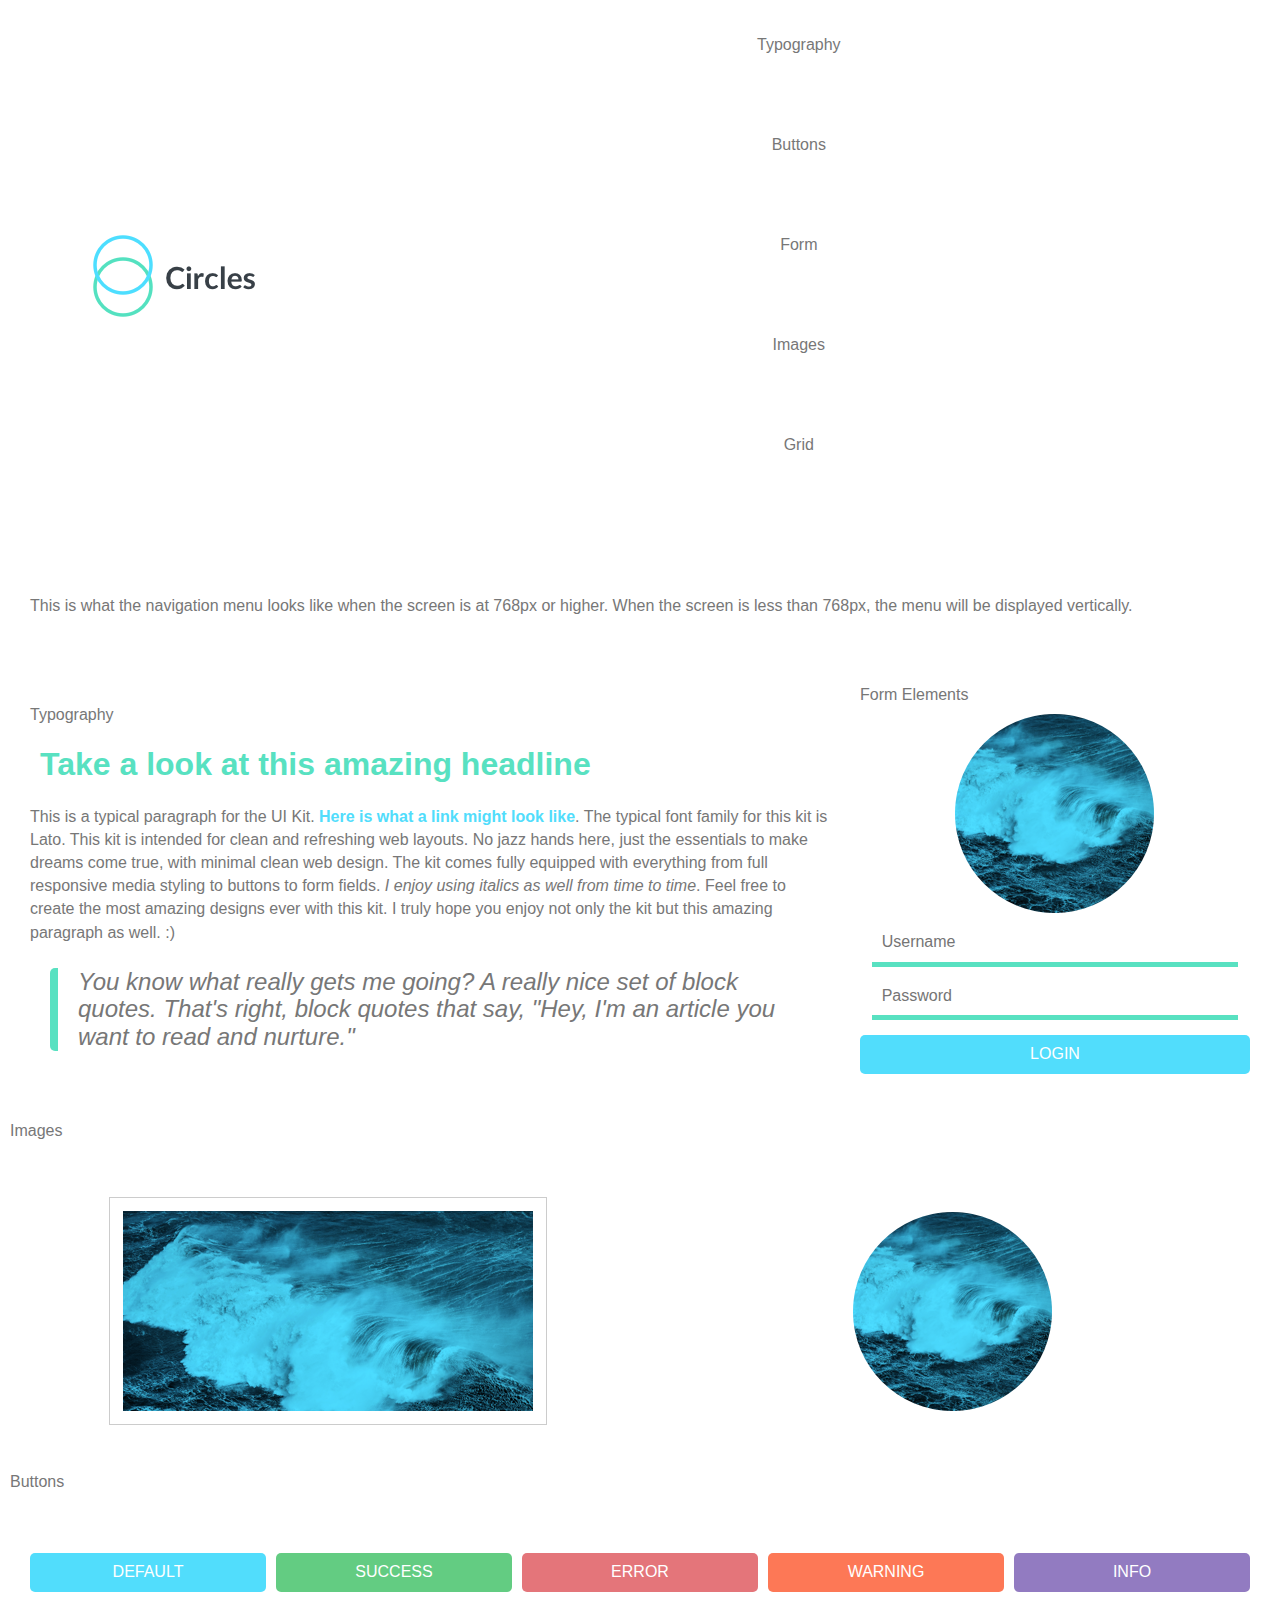
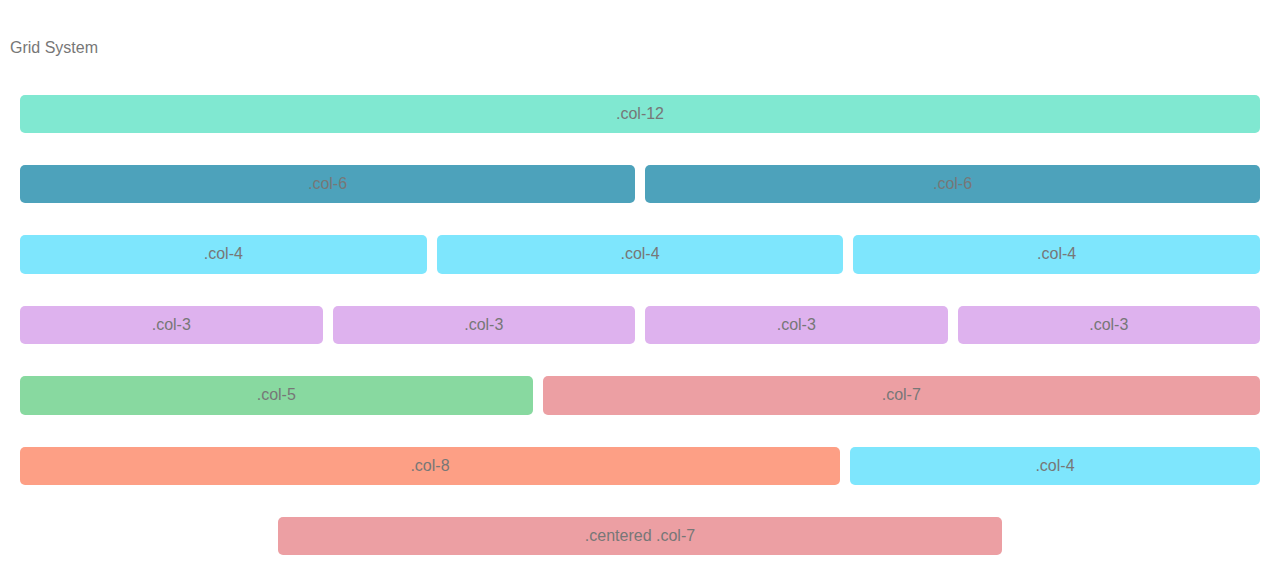
<file: index.html>
<!doctype html>
<html lang="en">

<head>
    <meta charset="utf-8">
    <title>Circles UI Kit</title>
    <meta name="viewport" content="width=device-width, initial-scale=1">
    <link rel="stylesheet" href="./resources/css/style.css">
</head>

<body class="container">
    <header class="row">
        <div class="col-3">
            <a class="link" href="/">
                <img class="img-logo" alt="circles logo" src="./images/logo.png">
            </a>
        </div>
        <div class="col-9">
            <nav class="nav">
                <a class="nav-link" href="#type">Typography</a>
                <a class="nav-link" href="#buttons">Buttons</a>
                <a class="nav-link" href="#forms">Form</a>
                <a class="nav-link" href="#images">Images</a>
                <a class="nav-link" href="#grid">Grid</a>
            </nav>
        </div>
    </header>

    <div class="row">
        <div class="col-12">
            <div class="card">
                <p>This is what the navigation menu looks like when the screen is at 768px or higher. When the screen is
                    less
                    than 768px,
                    the menu will be displayed vertically.</p>
            </div>
        </div>
    </div>

    <div class="row">
        <div class="col-8">
            <div class="card">
                <h4 id="type" class="headline-secondary">Typography</h4>
                <h1 class="headline-primary">Take a look at this amazing headline</h1>
                <p>This is a typical paragraph for the UI Kit. <a href="#" class="link">Here is what a link might look
                        like</a>.
                    The
                    typical font family for this kit is Lato. This kit is intended for clean and refreshing web layouts.
                    No jazz hands here, just the essentials to make dreams come true, with minimal clean web design. The
                    kit comes
                    fully equipped with everything from full responsive media styling to buttons to form fields. <em>I
                        enjoy using
                        italics as well from time to time</em>.
                    Feel free to create the most amazing designs ever with this kit. I truly hope you enjoy not only the
                    kit but
                    this
                    amazing paragraph as well. :)</p>
                <blockquote class="blockquote">You know what really gets me going? A really nice set of block quotes.
                    That's
                    right, block quotes that say, "Hey,
                    I'm an article you want to read and nurture."</blockquote>
            </div>
        </div>
        <div class="col-4">
            <form class="form">
                <legend id="forms" class="headline-secondary">Form Elements</legend>
                <img class="img-avatar" src="./images/avatar.png" alt="Avatar">
                <label class="hidden" for="username">Username:</label>
                <input class="input" type="text" id="username" placeholder="Username">
                <label class="hidden" for="password">Password:</label>
                <input class="input" type="password" id="password" placeholder="Password">
                <button class="btn default" type="submit" value="Login">Login</button>
            </form>
        </div>
    </div>

    <h4 id="images" class="headline-secondary">Images</h4>

    <div class="row">
        <div class="col-6">
            <img class="img-frame" src="./images/image.png" alt="sample image">
        </div>
        <div class="col-6">
            <img class="img-avatar" src="./images/avatar.png" alt="Avatar">
        </div>
    </div>

    <h4 id="buttons" class="headline-secondary">Buttons</h4>

    <div class="row">
        <div class="col-12">
            <button class="btn default">default</button>
            <button class="btn success">success</button>
            <button class="btn error">error</button>
            <button class="btn warning">warning</button>
            <button class="btn info">info</button>
        </div>
    </div>

    <h4 id="grid" class="headline-secondary">Grid System</h4>

    <div class="row">
        <div class="col-12 theme">.col-12</div>
    </div>
    <div class="row">
        <div class="col-6 theme">.col-6</div>
        <div class="col-6 theme">.col-6</div>
    </div>
    <div class="row">
        <div class="col-4 theme">.col-4</div>
        <div class="col-4 theme">.col-4</div>
        <div class="col-4 theme">.col-4</div>
    </div>
    <div class="row">
        <div class="col-3 theme">.col-3</div>
        <div class="col-3 theme">.col-3</div>
        <div class="col-3 theme">.col-3</div>
        <div class="col-3 theme">.col-3</div>
    </div>
    <div class="row">
        <div class="col-5 theme">.col-5</div>
        <div class="col-7 theme">.col-7</div>
    </div>
    <div class="row">
        <div class="col-8 theme">.col-8</div>
        <div class="col-4 theme">.col-4</div>
    </div>
    <div class="row">
        <div class="col-7 theme centered">.centered .col-7</div>
    </div>

</body>

</html>
</file>
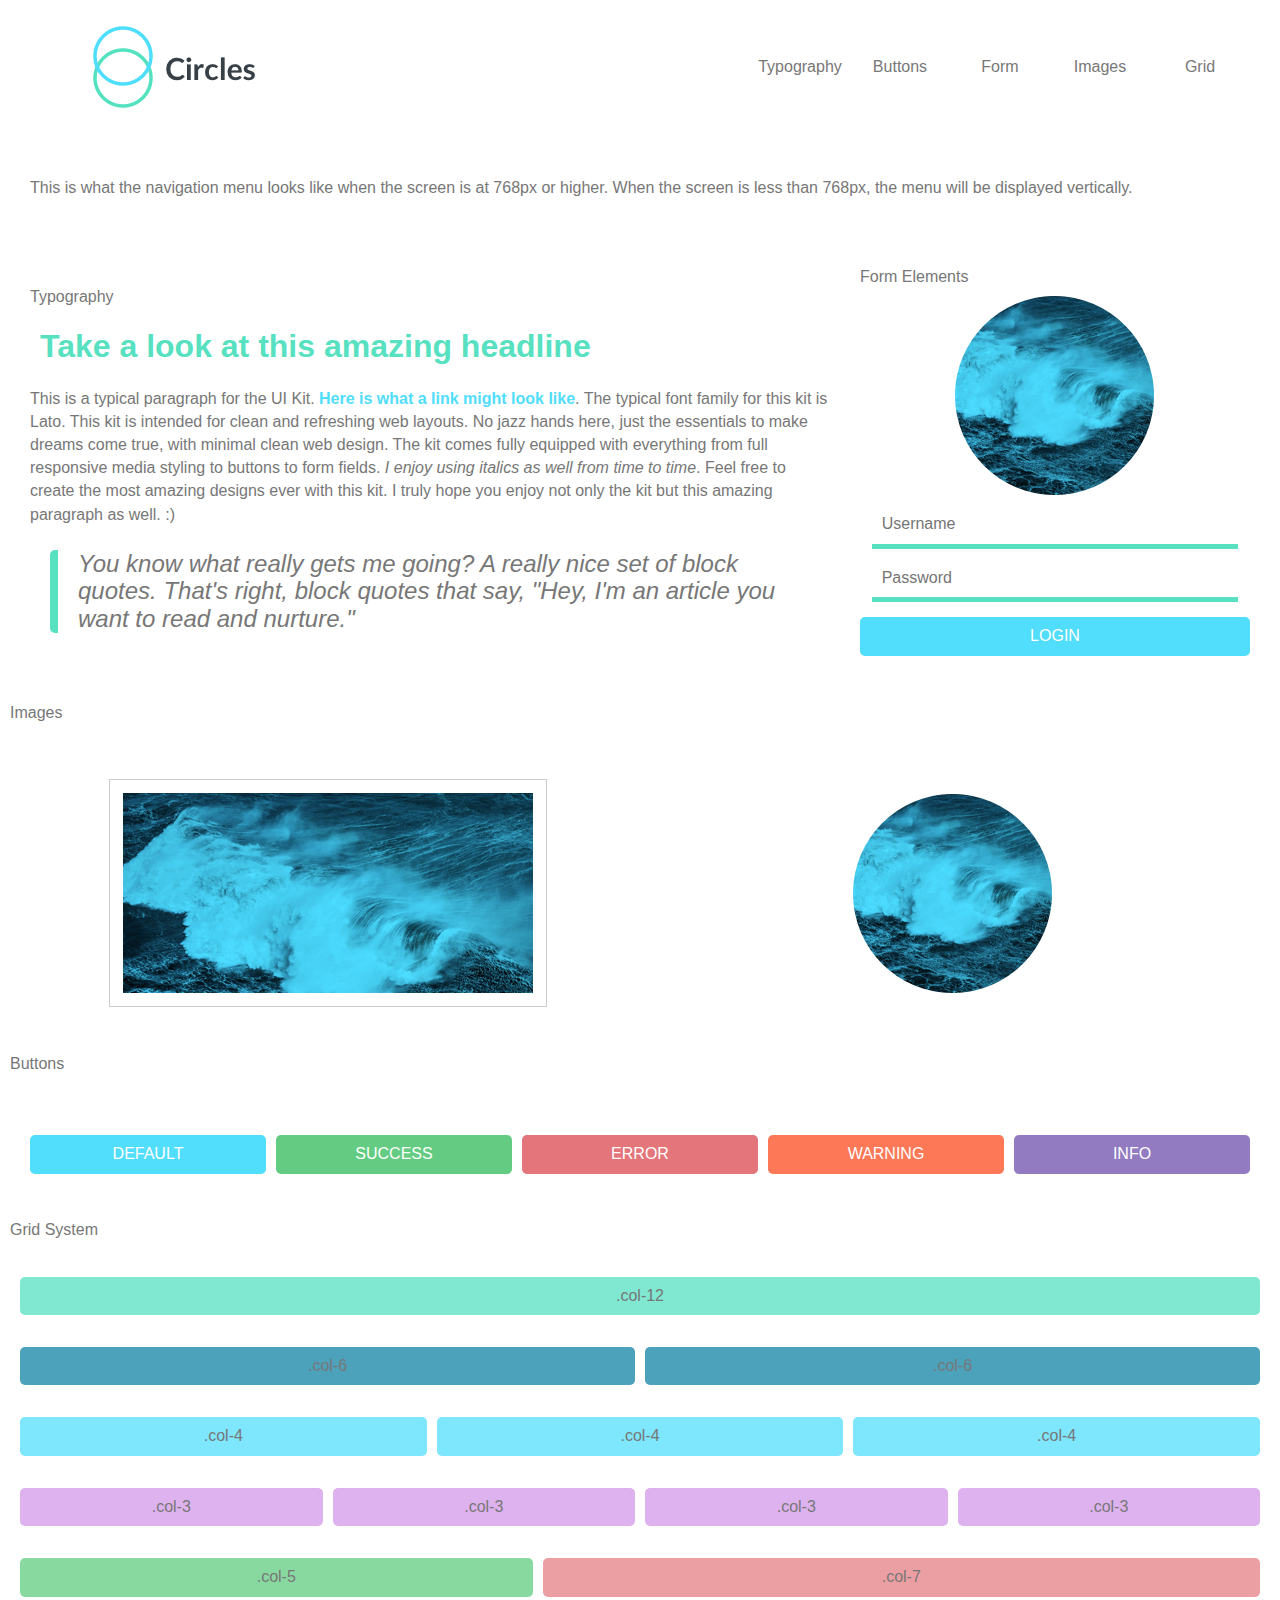
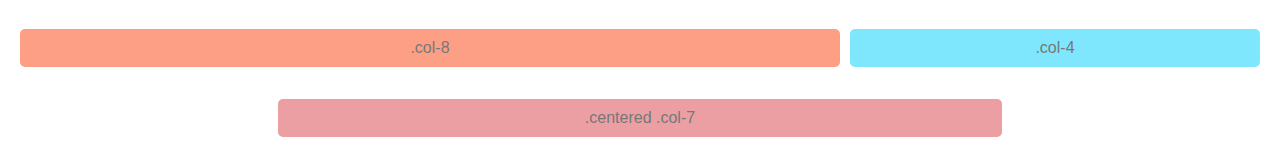
<file: resources/index.html>
<!doctype html>
<html lang="en">

<head>
    <meta charset="utf-8">
    <title>Circles UI Kit</title>
    <meta name="viewport" content="width=device-width, initial-scale=1">
    <link rel="stylesheet" href="css/normalize.css">
    <link rel="stylesheet" href="css/styles.css">
</head>

<body class="container">
    <header class="row">
        <div class="col-3">
            <a class="link" href="/">
                <img class="img-logo" alt="circles logo" src="../images/logo.png">
            </a>
        </div>
        <div class="col-9">
            <nav class="nav">
                <a class="nav-link" href="#type">Typography</a>
                <a class="nav-link" href="#buttons">Buttons</a>
                <a class="nav-link" href="#forms">Form</a>
                <a class="nav-link" href="#images">Images</a>
                <a class="nav-link" href="#grid">Grid</a>
            </nav>
        </div>
    </header>

    <div class="row">
        <div class="col-12">
            <div class="card">
                <p>This is what the navigation menu looks like when the screen is at 768px or higher. When the screen is
                    less
                    than 768px,
                    the menu will be displayed vertically.</p>
            </div>
        </div>
    </div>

    <div class="row">
        <div class="col-8">
            <div class="card">
                <h4 id="type" class="headline-secondary">Typography</h4>
                <h1 class="headline-primary">Take a look at this amazing headline</h1>
                <p>This is a typical paragraph for the UI Kit. <a href="#" class="link">Here is what a link might look
                        like</a>.
                    The
                    typical font family for this kit is Lato. This kit is intended for clean and refreshing web layouts.
                    No jazz hands here, just the essentials to make dreams come true, with minimal clean web design. The
                    kit comes
                    fully equipped with everything from full responsive media styling to buttons to form fields. <em>I
                        enjoy using
                        italics as well from time to time</em>.
                    Feel free to create the most amazing designs ever with this kit. I truly hope you enjoy not only the
                    kit but
                    this
                    amazing paragraph as well. :)</p>
                <blockquote class="blockquote">You know what really gets me going? A really nice set of block quotes.
                    That's
                    right, block quotes that say, "Hey,
                    I'm an article you want to read and nurture."</blockquote>
            </div>
        </div>
        <div class="col-4">
            <form class="form">
                <legend id="forms" class="headline-secondary">Form Elements</legend>
                <img class="img-avatar" src="../images/avatar.png" alt="Avatar">
                <label class="hidden" for="username">Username:</label>
                <input class="input" type="text" id="username" placeholder="Username">
                <label class="hidden" for="password">Password:</label>
                <input class="input" type="password" id="password" placeholder="Password">
                <button class="btn default" type="submit" value="Login">Login</button>
            </form>
        </div>
    </div>

    <h4 id="images" class="headline-secondary">Images</h4>

    <div class="row">
        <div class="col-6">
            <img class="img-frame" src="../images/image.png" alt="sample image">
        </div>
        <div class="col-6">
            <img class="img-avatar" src="../images/avatar.png" alt="Avatar">
        </div>
    </div>

    <h4 id="buttons" class="headline-secondary">Buttons</h4>

    <div class="row">
        <div class="col-12">
            <button class="btn default">default</button>
            <button class="btn success">success</button>
            <button class="btn error">error</button>
            <button class="btn warning">warning</button>
            <button class="btn info">info</button>
        </div>
    </div>

    <h4 id="grid" class="headline-secondary">Grid System</h4>

    <div class="row">
        <div class="col-12 theme">.col-12</div>
    </div>
    <div class="row">
        <div class="col-6 theme">.col-6</div>
        <div class="col-6 theme">.col-6</div>
    </div>
    <div class="row">
        <div class="col-4 theme">.col-4</div>
        <div class="col-4 theme">.col-4</div>
        <div class="col-4 theme">.col-4</div>
    </div>
    <div class="row">
        <div class="col-3 theme">.col-3</div>
        <div class="col-3 theme">.col-3</div>
        <div class="col-3 theme">.col-3</div>
        <div class="col-3 theme">.col-3</div>
    </div>
    <div class="row">
        <div class="col-5 theme">.col-5</div>
        <div class="col-7 theme">.col-7</div>
    </div>
    <div class="row">
        <div class="col-8 theme">.col-8</div>
        <div class="col-4 theme">.col-4</div>
    </div>
    <div class="row">
        <div class="col-7 theme centered">.centered .col-7</div>
    </div>

</body>

</html>
</file>
<file: resources/css/styles.css>
/* ============================================= */
/*              Base styles                      */
/* ============================================= */

* {
  font-family: 'Lato', sans-serif;
  color: #777;
  box-sizing: border-box;
}

p {
  line-height: 1.45em;
}

a {
  text-decoration: none;
}


/* ============================================= */
/*              Typography                       */
/* ============================================= */

.headline-primary {
  color: #58e1c1;
  margin-left: 10px;
}

.headline-secondary {
  font-weight: 300;
  color: #777;
}

.link {
  color: #51ddfc;
  font-weight: 700;
}

.blockquote {
  font-size: 1.5em;
  font-weight: 300;
  font-style: italic;
  margin-left: 20px;
  padding-left: 20px;
  border-left: 8px solid #58e1c1;
  border-radius: 5px;
}


/* ============================================= */
/*              Grid System                      */
/* ============================================= */

.container {
  padding: 0 10px;
}

.row {
  display: flex;
  flex-direction: column;
  padding: 1em 10px;
}

[class^=col] {
  margin-top: 10px;
  flex-basis: 100%;
  min-height: 25px;
  padding: 10px;
  border-radius: 5px;
}

.theme.col-1 {
  background-color: #927bc1;
}

.theme.col-2 {
  background-color: #fd7856;
}

.theme.col-3 {
  background-color: #deb2ee;
}

.theme.col-4 {
  background-color: #7ee6fd;
}

.theme.col-5 {
  background-color: #88d9a0;
}

.theme.col-6 {
  background-color: #4da2bb;
}

.theme.col-7 {
  background-color: #ec9fa3;
}

.theme.col-8 {
  background-color: #fd9f85;
}

.theme.col-9 {
  background-color: #e4757a;
}

.theme.col-10 {
  background-color: #63cc82;
}

.theme.col-11 {
  background-color: #51ddfc;
}

.theme.col-12 {
  background-color: #80e8d1;
}

.card {
  flex-basis: 100%;
}


/* ============================================= */
/*              Navigation                       */
/* ============================================= */

.nav {
  padding-left: 0;
  flex-basis: 100%;
  display: flex;
  flex-direction: column;
}

.nav-link {
  text-align: center;
  border-radius: 5px;
  padding: 10px 0;
  display: block;
  width: 100%;
  transition: 
    background-color .2s ease-in-out, 
    color .2s ease-in-out;
}

.nav-link:hover {
  color: #fff;
  background-color: #58e1c1;
}


/* ============================================= */
/*              Buttons                          */
/* ============================================= */

.btn {
  margin-top: 15px;
  width: 100%;
  color: #fff;
  border: none;
  padding: 10px 0;
  text-transform: uppercase;
  border-radius: 5px;
}

.default {
  background-color: #51ddfc;
}

.error {
  background-color: #e4757a;
}

.info {
  background-color: #927bc1;
}

.success {
  background-color: #63cc82;
}

.warning {
  background-color: #fd7856;
}


/* ============================================= */
/*              Forms                            */
/* ============================================= */

.form {
  flex-basis: 100%;
}

.input{
  display: block;
  width: 94%;
  margin: 10px auto 0;
  border: none;
  padding: 10px;
  border-bottom: 5px solid #58e1c1;
}

.hidden {
  position:absolute;
  left:-10000px;
  top:auto;
  width:1px;
  height:1px;
  overflow:hidden;
}


/* ============================================= */
/*              Images                           */
/* ============================================= */

.img-avatar {
  display: block;
  margin-left: auto;
  margin-right: auto;
  margin-top: 10px;
  max-width: 100%; 
  max-height: 100%;
}

.img-frame {
  display: block;
  margin-left: auto;
  margin-right: auto;
  margin-top: 10px;
  max-width: 100%;
  padding: 13px;
  border: 1px solid #ccc;
}

.img-logo {
  display: block;
  margin-left: auto;
  margin-right: auto;
}


/* ============================================= */
/*              Media Queries                    */
/* ============================================= */
@media (min-width: 768px) {

.container {
  max-width: 1400px;
  display: block;
  margin-left: auto;
  margin-right: auto;
}

.centered {
  display: block;
  margin-left: auto;
  margin-right: auto;
}

.row {
  flex-direction: row;
}

[class^=col] {
  display: flex;
  justify-content: center;
  margin-top: 0;
  align-items: center;
}

[class^=col] + [class^=col] {
  margin-left: 10px;
}

.col-1 {
  flex-basis: 8.33%;
}

.col-2 {
  flex-basis: 16.67%;
}

.col-3 {
  flex-basis: 25.00%;
}

.col-4 {
  flex-basis: 33.33%;
}

.col-5 {
  flex-basis: 41.67%;
}

.col-6 {
  flex-basis: 50.00%;
}

.col-7 {
  flex-basis: 58.33%;
}

.col-8 {
  flex-basis: 66.67%;
}

.col-9 {
  flex-basis: 75.00%
}

.col-10 {
  flex-basis: 83.33%;
}

.col-11 {
  flex-basis: 91.67%;
}

.col-12 {
  flex-basis: 100%;
}

.nav {
  flex-direction: row;
  justify-content: flex-end;
  align-items: center;
}

.nav-link {
  flex-basis: 100px;
}

.btn {
  padding: 10px 30px;
}

.btn + .btn {
  margin-left: 10px;
}

.logo {
  margin-left: initial;
  margin-right: initial;
}

}
</file>
<file: resources/css/style.css>
/*! normalize.css v8.0.1 | MIT License | github.com/necolas/normalize.css */
/* Document
   ========================================================================== */
/**
 * 1. Correct the line height in all browsers.
 * 2. Prevent adjustments of font size after orientation changes in iOS.
 */
html {
  line-height: 1.15;
  /* 1 */
  -webkit-text-size-adjust: 100%;
  /* 2 */
}

/* Sections
   ========================================================================== */
/**
 * Remove the margin in all browsers.
 */
body {
  margin: 0;
}

/**
 * Render the `main` element consistently in IE.
 */
main {
  display: block;
}

/**
 * Correct the font size and margin on `h1` elements within `section` and
 * `article` contexts in Chrome, Firefox, and Safari.
 */
h1 {
  font-size: 2em;
  margin: 0.67em 0;
}

/* Grouping content
   ========================================================================== */
/**
 * 1. Add the correct box sizing in Firefox.
 * 2. Show the overflow in Edge and IE.
 */
hr {
  box-sizing: content-box;
  /* 1 */
  height: 0;
  /* 1 */
  overflow: visible;
  /* 2 */
}

/**
 * 1. Correct the inheritance and scaling of font size in all browsers.
 * 2. Correct the odd `em` font sizing in all browsers.
 */
pre {
  font-family: monospace, monospace;
  /* 1 */
  font-size: 1em;
  /* 2 */
}

/* Text-level semantics
   ========================================================================== */
/**
 * Remove the gray background on active links in IE 10.
 */
a {
  background-color: transparent;
}

/**
 * 1. Remove the bottom border in Chrome 57-
 * 2. Add the correct text decoration in Chrome, Edge, IE, Opera, and Safari.
 */
abbr[title] {
  border-bottom: none;
  /* 1 */
  text-decoration: underline;
  /* 2 */
  text-decoration: underline dotted;
  /* 2 */
}

/**
 * Add the correct font weight in Chrome, Edge, and Safari.
 */
b,
strong {
  font-weight: bolder;
}

/**
 * 1. Correct the inheritance and scaling of font size in all browsers.
 * 2. Correct the odd `em` font sizing in all browsers.
 */
code,
kbd,
samp {
  font-family: monospace, monospace;
  /* 1 */
  font-size: 1em;
  /* 2 */
}

/**
 * Add the correct font size in all browsers.
 */
small {
  font-size: 80%;
}

/**
 * Prevent `sub` and `sup` elements from affecting the line height in
 * all browsers.
 */
sub,
sup {
  font-size: 75%;
  line-height: 0;
  position: relative;
  vertical-align: baseline;
}

sub {
  bottom: -0.25em;
}

sup {
  top: -0.5em;
}

/* Embedded content
   ========================================================================== */
/**
 * Remove the border on images inside links in IE 10.
 */
img {
  border-style: none;
}

/* Forms
   ========================================================================== */
/**
 * 1. Change the font styles in all browsers.
 * 2. Remove the margin in Firefox and Safari.
 */
button,
input,
optgroup,
select,
textarea {
  font-family: inherit;
  /* 1 */
  font-size: 100%;
  /* 1 */
  line-height: 1.15;
  /* 1 */
  margin: 0;
  /* 2 */
}

/**
 * Show the overflow in IE.
 * 1. Show the overflow in Edge.
 */
button,
input {
  /* 1 */
  overflow: visible;
}

/**
 * Remove the inheritance of text transform in Edge, Firefox, and IE.
 * 1. Remove the inheritance of text transform in Firefox.
 */
button,
select {
  /* 1 */
  text-transform: none;
}

/**
 * Correct the inability to style clickable types in iOS and Safari.
 */
button,
[type=button],
[type=reset],
[type=submit] {
  -webkit-appearance: button;
}

/**
 * Remove the inner border and padding in Firefox.
 */
button::-moz-focus-inner,
[type=button]::-moz-focus-inner,
[type=reset]::-moz-focus-inner,
[type=submit]::-moz-focus-inner {
  border-style: none;
  padding: 0;
}

/**
 * Restore the focus styles unset by the previous rule.
 */
button:-moz-focusring,
[type=button]:-moz-focusring,
[type=reset]:-moz-focusring,
[type=submit]:-moz-focusring {
  outline: 1px dotted ButtonText;
}

/**
 * Correct the padding in Firefox.
 */
fieldset {
  padding: 0.35em 0.75em 0.625em;
}

/**
 * 1. Correct the text wrapping in Edge and IE.
 * 2. Correct the color inheritance from `fieldset` elements in IE.
 * 3. Remove the padding so developers are not caught out when they zero out
 *    `fieldset` elements in all browsers.
 */
legend {
  box-sizing: border-box;
  /* 1 */
  color: inherit;
  /* 2 */
  display: table;
  /* 1 */
  max-width: 100%;
  /* 1 */
  padding: 0;
  /* 3 */
  white-space: normal;
  /* 1 */
}

/**
 * Add the correct vertical alignment in Chrome, Firefox, and Opera.
 */
progress {
  vertical-align: baseline;
}

/**
 * Remove the default vertical scrollbar in IE 10+.
 */
textarea {
  overflow: auto;
}

/**
 * 1. Add the correct box sizing in IE 10.
 * 2. Remove the padding in IE 10.
 */
[type=checkbox],
[type=radio] {
  box-sizing: border-box;
  /* 1 */
  padding: 0;
  /* 2 */
}

/**
 * Correct the cursor style of increment and decrement buttons in Chrome.
 */
[type=number]::-webkit-inner-spin-button,
[type=number]::-webkit-outer-spin-button {
  height: auto;
}

/**
 * 1. Correct the odd appearance in Chrome and Safari.
 * 2. Correct the outline style in Safari.
 */
[type=search] {
  -webkit-appearance: textfield;
  /* 1 */
  outline-offset: -2px;
  /* 2 */
}

/**
 * Remove the inner padding in Chrome and Safari on macOS.
 */
[type=search]::-webkit-search-decoration {
  -webkit-appearance: none;
}

/**
 * 1. Correct the inability to style clickable types in iOS and Safari.
 * 2. Change font properties to `inherit` in Safari.
 */
::-webkit-file-upload-button {
  -webkit-appearance: button;
  /* 1 */
  font: inherit;
  /* 2 */
}

/* Interactive
   ========================================================================== */
/*
 * Add the correct display in Edge, IE 10+, and Firefox.
 */
details {
  display: block;
}

/*
 * Add the correct display in all browsers.
 */
summary {
  display: list-item;
}

/* Misc
   ========================================================================== */
/**
 * Add the correct display in IE 10+.
 */
template {
  display: none;
}

/**
 * Add the correct display in IE 10.
 */
[hidden] {
  display: none;
}

/* ============================================= */
/*              Base styles                      */
/* ============================================= */
* {
  font-family: "Lato", sans-serif;
  color: #777;
  box-sizing: border-box;
}

p {
  line-height: 1.45em;
}

a {
  text-decoration: none;
}

/* ============================================= */
/*              Typography                       */
/* ============================================= */
.headline-primary {
  color: #58e1c1;
  margin-left: 10px;
}

.headline-secondary {
  font-weight: 300;
  color: #777;
}

.link {
  color: #51ddfc;
  font-weight: 700;
}

.blockquote {
  font-size: 1.5em;
  font-weight: 300;
  font-style: italic;
  margin-left: 20px;
  padding-left: 20px;
  border-left: 8px solid #58e1c1;
  border-radius: 5px;
}

/* ============================================= */
/*              Buttons                          */
/* ============================================= */
.btn {
  margin-top: 15px;
  width: 100%;
  color: #fff;
  border: none;
  padding: 10px 0;
  text-transform: uppercase;
  border-radius: 5px;
}

.default {
  background-color: #51ddfc;
}

.error {
  background-color: #e4757a;
}

.info {
  background-color: #927bc1;
}

.success {
  background-color: #63cc82;
}

.warning {
  background-color: #fd7856;
}

/* ============================================= */
/*              Forms                            */
/* ============================================= */
.form {
  flex-basis: 100%;
}

.input {
  display: block;
  width: 94%;
  margin: 10px auto 0;
  border: none;
  padding: 10px;
  border-bottom: 5px solid #58e1c1;
}

.hidden {
  position: absolute;
  left: -10000px;
  top: auto;
  width: 1px;
  height: 1px;
  overflow: hidden;
}

/* ============================================= */
/*              Grid System                      */
/* ============================================= */
.container {
  padding: 0 10px;
}

.row {
  display: flex;
  flex-direction: column;
  padding: 1em 10px;
}

[class^=col] {
  margin-top: 10px;
  flex-basis: 100%;
  min-height: 25px;
  padding: 10px;
  border-radius: 5px;
}

.card {
  flex-basis: 100%;
}

.theme.col-1 {
  background-color: #927bc1;
}

.theme.col-2 {
  background-color: #fd7856;
}

.theme.col-3 {
  background-color: #deb2ee;
}

.theme.col-4 {
  background-color: #7ee6fd;
}

.theme.col-5 {
  background-color: #88d9a0;
}

.theme.col-6 {
  background-color: #4da2bb;
}

.theme.col-7 {
  background-color: #ec9fa3;
}

.theme.col-8 {
  background-color: #fd9f85;
}

.theme.col-9 {
  background-color: #e4757a;
}

.theme.col-10 {
  background-color: #63cc82;
}

.theme.col-11 {
  background-color: #927bc1;
}

.theme.col-12 {
  background-color: #80e8d1;
}

/* ============================================= */
/*              Images                           */
/* ============================================= */
.img-avatar {
  display: block;
  margin-left: auto;
  margin-right: auto;
  margin-top: 10px;
  max-width: 100%;
  max-height: 100%;
}

.img-frame {
  display: block;
  margin-left: auto;
  margin-right: auto;
  margin-top: 10px;
  max-width: 100%;
  padding: 13px;
  border: 1px solid #ccc;
}

.img-logo {
  display: block;
  margin-left: auto;
  margin-right: auto;
}

/* ============================================= */
/*              Media Queries                    */
/* ============================================= */
@media (min-width: 768px) {
  .container {
    max-width: 1400px;
    display: block;
    margin-left: auto;
    margin-right: auto;
  }

  .centered {
    display: block;
    margin-left: auto;
    margin-right: auto;
  }

  .row {
    flex-direction: row;
  }

  [class^=col] {
    display: flex;
    justify-content: center;
    margin-top: 0;
    align-items: center;
  }

  [class^=col] + [class^=col] {
    margin-left: 10px;
  }

  .col-1 {
    flex-basis: 8.33%;
  }

  .col-2 {
    flex-basis: 16.67%;
  }

  .col-3 {
    flex-basis: 25%;
  }

  .col-4 {
    flex-basis: 33.33%;
  }

  .col-5 {
    flex-basis: 41.67%;
  }

  .col-6 {
    flex-basis: 50%;
  }

  .col-7 {
    flex-basis: 58.33%;
  }

  .col-8 {
    flex-basis: 66.67%;
  }

  .col-9 {
    flex-basis: 75%;
  }

  .col-10 {
    flex-basis: 83.33%;
  }

  .col-11 {
    flex-basis: 91.67%;
  }

  .col-12 {
    flex-basis: 100%;
  }

  .nav {
    flex-direction: column;
    justify-content: flex-end;
    align-items: center;
  }

  .nav-link {
    flex-basis: 100px;
  }

  .btn {
    padding: 10px 30px;
  }

  .btn + .btn {
    margin-left: 10px;
  }

  .logo {
    margin-left: initial;
    margin-right: initial;
  }
}
/* ============================================= */
/*              Navigation                       */
/* ============================================= */
.nav {
  padding-left: 0;
  flex-basis: 100%;
  display: flex;
  flex-direction: column;
}

.nav-link {
  text-align: center;
  border-radius: 5px;
  padding: 10px 0;
  display: block;
  width: 100%;
  transition: background-color 0.2s ease-in-out, color 0.2s ease-in-out;
}

.nav-link:hover {
  color: #fff;
  background-color: #58e1c1;
}

/*# sourceMappingURL=style.css.map */
</file>
